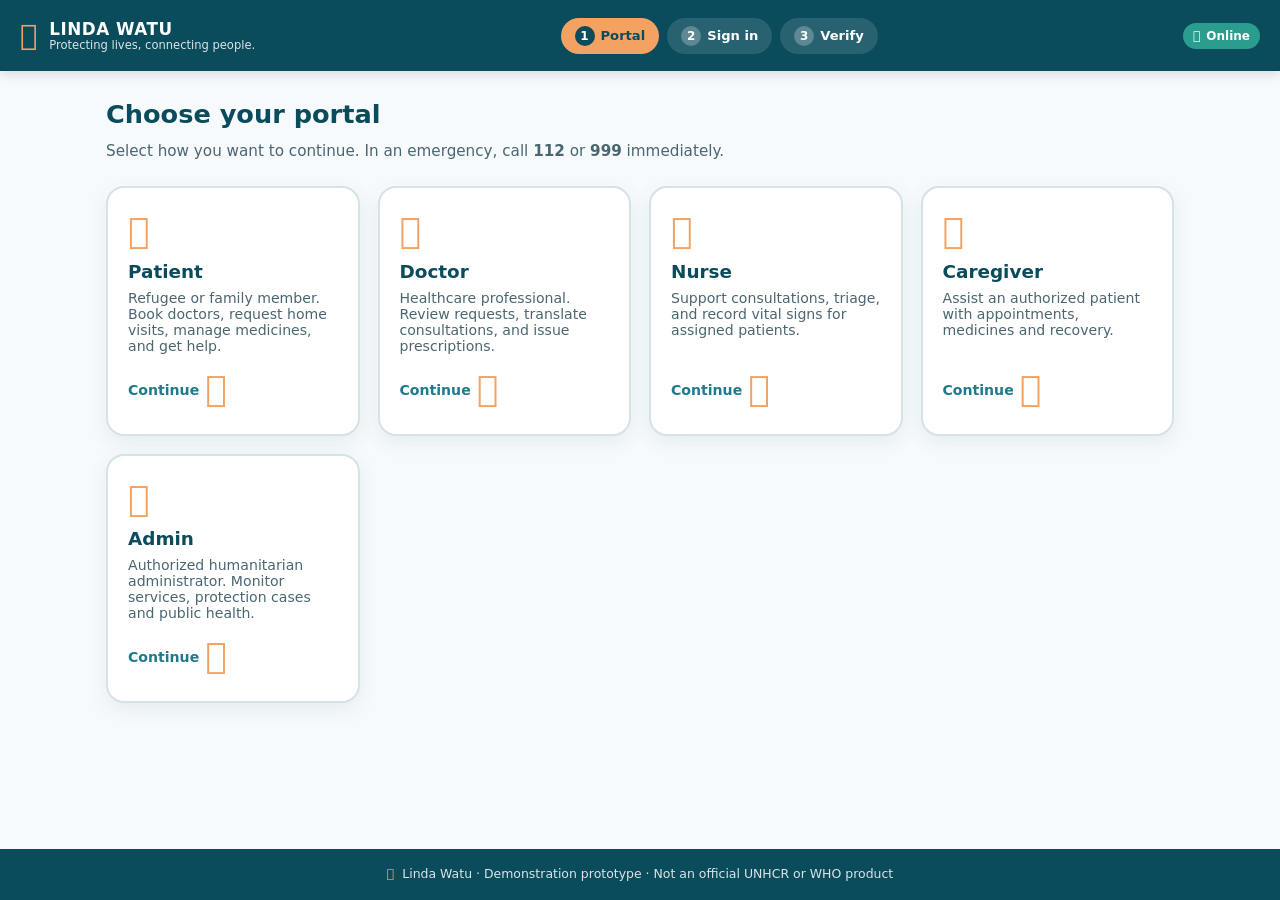
<file: index.html>
<!DOCTYPE html>
<html lang="en">
<head>
  <meta charset="UTF-8" />
  <meta name="viewport" content="width=device-width, initial-scale=1.0, viewport-fit=cover" />
  <meta name="theme-color" content="#0a4b5c" />
  <meta name="description" content="Linda Watu — Humanitarian healthcare platform for refugees." />
  <title>Linda Watu · Humanitarian Healthcare Platform</title>
  <link rel="stylesheet" href="styles.css" />
  <link rel="stylesheet" href="https://cdnjs.cloudflare.com/ajax/libs/font-awesome/6.5.1/css/all.min.css" />
</head>
<body>

  <!-- ================= TOP BAR ================= -->
  <header class="topbar" role="banner">
    <a href="#portal" class="brand" aria-label="Linda Watu home">
      <span class="brand-icon"><i class="fas fa-shield-heart"></i></span>
      <span class="brand-text">
        <strong>LINDA WATU</strong>
        <small>Protecting lives, connecting people.</small>
      </span>
    </a>
    <nav class="topnav" aria-label="Primary">
      <button class="nav-step active" data-step="portal" type="button"><span>1</span> Portal</button>
      <button class="nav-step" data-step="signin" type="button"><span>2</span> Sign in</button>
      <button class="nav-step" data-step="verify" type="button"><span>3</span> Verify</button>
    </nav>
    <span class="offline-badge" id="offline-badge" title="Offline mode">
      <i class="fas fa-wifi"></i> Online
    </span>
  </header>

  <main class="app" id="app">

    <!-- ================= STEP 1 · PORTAL ================= -->
    <section class="step active" id="step-portal" aria-labelledby="portal-title">
      <h1 id="portal-title" class="step-title">Choose your portal</h1>
      <p class="step-sub">Select how you want to continue. In an emergency, call <strong>112</strong> or <strong>999</strong> immediately.</p>

      <div class="portal-grid">
        <button class="portal-card" data-portal="patient" type="button">
          <i class="fas fa-user-injured"></i>
          <h2>Patient</h2>
          <p>Refugee or family member. Book doctors, request home visits, manage medicines, and get help.</p>
          <span class="portal-cta">Continue <i class="fas fa-arrow-right"></i></span>
        </button>

        <button class="portal-card" data-portal="doctor" type="button">
          <i class="fas fa-user-md"></i>
          <h2>Doctor</h2>
          <p>Healthcare professional. Review requests, translate consultations, and issue prescriptions.</p>
          <span class="portal-cta">Continue <i class="fas fa-arrow-right"></i></span>
        </button>

        <button class="portal-card" data-portal="nurse" type="button">
          <i class="fas fa-user-nurse"></i>
          <h2>Nurse</h2>
          <p>Support consultations, triage, and record vital signs for assigned patients.</p>
          <span class="portal-cta">Continue <i class="fas fa-arrow-right"></i></span>
        </button>

        <button class="portal-card" data-portal="caregiver" type="button">
          <i class="fas fa-people-roof"></i>
          <h2>Caregiver</h2>
          <p>Assist an authorized patient with appointments, medicines and recovery.</p>
          <span class="portal-cta">Continue <i class="fas fa-arrow-right"></i></span>
        </button>

        <button class="portal-card" data-portal="admin" type="button">
          <i class="fas fa-user-shield"></i>
          <h2>Admin</h2>
          <p>Authorized humanitarian administrator. Monitor services, protection cases and public health.</p>
          <span class="portal-cta">Continue <i class="fas fa-arrow-right"></i></span>
        </button>
      </div>
    </section>

    <!-- ================= STEP 2 · SIGN IN ================= -->
    <section class="step" id="step-signin" aria-labelledby="signin-title">
      <h1 id="signin-title" class="step-title">Sign in</h1>
      <p class="step-sub" id="signin-sub">Signing in to the <strong id="signin-portal-label">Patient</strong> portal.</p>

      <form id="signin-form" class="signin-form" autocomplete="on" novalidate>
        <div class="field">
          <label for="email">Email</label>
          <input type="email" id="email" name="email" placeholder="you@example.com" required autocomplete="email" />
          <small class="field-error" id="email-error" role="alert"></small>
        </div>

        <div class="field">
          <label for="password">Password</label>
          <div class="password-wrap">
            <input type="password" id="password" name="password" placeholder="••••••••" required autocomplete="current-password" />
            <button type="button" class="toggle-pass" id="toggle-pass" aria-label="Show password">
              <i class="fas fa-eye"></i>
            </button>
          </div>
          <small class="field-error" id="password-error" role="alert"></small>
        </div>

        <button type="submit" class="btn primary" id="signin-btn">
          <i class="fas fa-sign-in-alt"></i> Sign in
        </button>

        <div class="demo-logins" aria-label="Demo credentials">
          <p><strong>Demo logins</strong></p>
          <p><strong>Patient:</strong> patient@lindawatu.demo / Patient@123</p>
          <p><strong>Doctor:</strong> doctor@lindawatu.demo / Doctor@123</p>
          <p><strong>Nurse:</strong> nurse@lindawatu.demo / Nurse@123</p>
          <p><strong>Caregiver:</strong> caregiver@lindawatu.demo / Caregiver@123</p>
          <p><strong>Admin:</strong> admin@lindawatu.demo / Admin@123</p>
        </div>

        <p class="disclaimer">
          Demonstration prototype with synthetic data only. Not an official UNHCR or WHO product.
          In an emergency call <strong>112</strong> or <strong>999</strong>.
        </p>
      </form>

      <button class="btn ghost back-btn" data-step="portal" type="button">
        <i class="fas fa-arrow-left"></i> Back
      </button>
    </section>

    <!-- ================= STEP 3 · VERIFY ================= -->
    <section class="step" id="step-verify" aria-labelledby="verify-title">
      <h1 id="verify-title" class="step-title">Verify</h1>
      <p class="step-sub">Confirm your identity to continue. Registration checks never delay emergency care.</p>

      <div class="verify-card">
        <i class="fas fa-fingerprint verify-icon"></i>
        <p id="verify-message">Please wait…</p>
        <div class="verify-progress"><div class="verify-bar" id="verify-bar"></div></div>
        <button class="btn primary" id="verify-continue-btn" type="button" disabled>
          <i class="fas fa-check"></i> Continue to dashboard
        </button>
      </div>
    </section>

    <!-- ================= PATIENT DASHBOARD ================= -->
    <section class="dashboard" id="patient-dashboard" aria-hidden="true">
      <div class="dash-header">
        <div class="dash-user">
          <i class="fas fa-user-circle"></i>
          <div>
            <strong id="patient-name">James Bol (Ref-2026-001)</strong>
            <span class="badge success" id="patient-status">Verified</span>
          </div>
        </div>
        <button class="btn ghost small" data-logout="patient" type="button">
          <i class="fas fa-sign-out-alt"></i> Logout
        </button>
      </div>

      <p class="dash-greeting"><i class="fas fa-hand-sparkles"></i> How can we help?</p>

      <!-- REGISTRATION STATUS -->
      <div class="card" id="patient-registration-status">
        <h3><i class="fas fa-id-card"></i> Registration status</h3>
        <div class="status-row">
          <span class="status-chip verified">✅ Verified</span>
          <span class="status-chip pending">⏳ Pending verification</span>
          <span class="status-chip required">⚠️ Verification required</span>
          <span class="status-chip rejected">❌ Rejected</span>
        </div>
        <p class="warning"><i class="fas fa-info-circle"></i> Identity verification never delays emergency medical assistance.</p>
      </div>

      <!-- MY PROFILE -->
      <div class="card" id="patient-profile">
        <h3><i class="fas fa-address-card"></i> My profile</h3>
        <form id="profile-form" class="stack">
          <div class="row">
            <div class="field"><label for="p-name">Full name</label><input id="p-name" value="James Bol" /></div>
            <div class="field"><label for="p-dob">Date of birth</label><input type="date" id="p-dob" value="1990-05-12" /></div>
          </div>
          <div class="row">
            <div class="field"><label for="p-gender">Gender</label><select id="p-gender"><option>Male</option><option>Female</option><option>Other</option></select></div>
            <div class="field"><label for="p-nationality">Nationality</label><input id="p-nationality" value="South Sudanese" /></div>
          </div>
          <div class="row">
            <div class="field"><label for="p-camp">Camp / settlement</label><input id="p-camp" value="Kakuma" /></div>
            <div class="field"><label for="p-block">Block / zone</label><input id="p-block" value="Block 4 · Zone B" /></div>
          </div>
          <div class="row">
            <div class="field"><label for="p-household">Household</label><input id="p-household" value="5 members" /></div>
            <div class="field"><label for="p-phone">Telephone</label><input id="p-phone" value="Number" /></div>
          </div>
          <div class="field"><label for="p-emergency-contact">Emergency contact</label><input id="p-emergency-contact" value="Mary Bol · +254 711 111 111" /></div>
          <div class="field"><label for="p-lang">Preferred language</label>
            <select id="p-lang">
              <option>Arabic</option><option>Kiswahili</option><option>English</option>
              <option>Somali</option><option>Turkana</option><option>Nuer</option>
              <option>Dinka</option><option>Amharic</option><option>French</option>
            </select>
          </div>
          <div class="field"><label for="p-accessibility">Accessibility requirements</label><input id="p-accessibility" placeholder="e.g. wheelchair, hearing support" /></div>
          <div class="field"><label for="p-conditions">Existing medical conditions</label><textarea id="p-conditions" rows="2">Hypertension</textarea></div>
          <div class="field"><label for="p-allergies">Allergies</label><textarea id="p-allergies" rows="2">Penicillin</textarea></div>
          <div class="field"><label for="p-medication">Current medication</label><textarea id="p-medication" rows="2">Amlodipine 5 mg daily</textarea></div>
          <button class="btn primary" type="submit"><i class="fas fa-save"></i> Save profile</button>
        </form>
      </div>

      <!-- MY CARETAKER -->
      <div class="card" id="patient-caretaker">
        <h3><i class="fas fa-people-roof"></i> My caretaker</h3>
        <form id="caretaker-form" class="stack">
          <div class="row">
            <div class="field"><label for="c-name">Caretaker name</label><input id="c-name" value="Mary Nyakuoth" /></div>
            <div class="field"><label for="c-id">Caretaker ID</label><input id="c-id" value="CG-2026-0091" /></div>
          </div>
          <div class="row">
            <div class="field"><label for="c-phone">Caretaker phone</label><input id="c-phone" value="+254 759399773" /></div>
            <div class="field"><label for="c-gender">Caretaker gender</label><select id="c-gender"><option>Female</option><option>Male</option><option>Other</option></select></div>
          </div>
          <div class="field"><label for="c-relationship">Relationship with patient</label><input id="c-relationship" value="Spouse" /></div>
          <button class="btn primary" type="submit"><i class="fas fa-save"></i> Save caretaker</button>
        </form>
      </div>

      <!-- BOOK A DOCTOR -->
      <div class="card" id="patient-book">
        <h3><i class="fas fa-calendar-check"></i> Book a doctor or home visit</h3>
        <form id="book-form" class="stack">
          <div class="field"><label for="book-type">Visit type</label>
            <select id="book-type"><option value="clinic">Clinic consultation</option><option value="home">Home visit</option></select>
          </div>
          <div class="field"><label for="book-dept">Department</label>
            <select id="book-dept">
              <option>General medicine</option><option>Maternal health</option><option>Child health</option>
              <option>Mental health</option><option>Dermatology</option>
            </select>
          </div>
          <div class="row">
            <div class="field"><label for="book-date">Date</label><input type="date" id="book-date" required /></div>
            <div class="field"><label for="book-time">Time</label><input type="time" id="book-time" required /></div>
          </div>
          <div class="field"><label for="book-reason">What is the problem?</label>
            <textarea id="book-reason" rows="3" placeholder="Describe your symptoms…" required></textarea>
          </div>
          <button class="btn primary" type="submit"><i class="fas fa-paper-plane"></i> Send request</button>
        </form>
        <div class="list" id="book-list"><h4>My requests</h4><ul></ul></div>
      </div>

      <!-- TALK TO A DOCTOR (with voice translation) -->
      <div class="card" id="patient-talk">
        <h3><i class="fas fa-comment-medical"></i> Talk to a doctor</h3>
        <div class="row">
          <div class="field"><label for="talk-lang">My language</label>
            <select id="talk-lang">
              <option>Arabic</option><option>Kiswahili</option><option>English</option>
              <option>Somali</option><option>Turkana</option><option>Nuer</option>
              <option>Dinka</option><option>Amharic</option><option>French</option>
            </select>
          </div>
          <div class="field"><label for="talk-target">Doctor's language</label>
            <select id="talk-target">
              <option>English</option><option>Kiswahili</option><option>Arabic</option><option>French</option>
            </select>
          </div>
        </div>
        <div class="chat" id="chat-window" aria-live="polite">
          <div class="msg doctor"><span>Doctor (English):</span> Hello James, how are you feeling today?</div>
          <div class="msg patient"><span>You (Arabic):</span> أشعر بألم في الصدر</div>
          <div class="msg ai"><span><i class="fas fa-robot"></i> AI translation:</span> "I feel pain in my chest."</div>
        </div>
        <div class="chat-input">
          <input type="text" id="chat-input" placeholder="Type your message…" />
          <button class="btn primary" id="mic-btn" type="button" title="Voice input (demo)"><i class="fas fa-microphone"></i></button>
          <button class="btn primary" id="speaker-btn" type="button" title="Play translation (demo)"><i class="fas fa-volume-high"></i></button>
          <button class="btn primary" id="chat-send" type="button"><i class="fas fa-paper-plane"></i></button>
        </div>
        <p class="warning"><i class="fas fa-triangle-exclamation"></i> AI translation can be wrong. For serious advice, ask for a human interpreter.</p>
        <p class="hint"><i class="fas fa-info-circle"></i> Voice input simulated: type your message, then click the microphone to simulate mother-tongue speech → translated to doctor's language.</p>
      </div>

      <!-- MY MEDICINES -->
      <div class="card" id="patient-meds">
        <h3><i class="fas fa-prescription"></i> My medicines</h3>
        <ul class="med-list" id="med-list">
          <li>
            <div><strong>Amoxicillin</strong> · 500 mg · 3× daily</div>
            <div class="med-actions">
              <button class="btn small success" data-med="taken" type="button">I have taken my medicine</button>
              <button class="btn small ghost" data-med="later" type="button">Remind me later</button>
              <button class="btn small danger" data-med="missed" type="button">I missed my medicine</button>
            </div>
          </li>
        </ul>
        <h4>History</h4>
        <ul class="history" id="med-history"></ul>
      </div>

      <!-- VISITOR MANAGEMENT -->
      <div class="card" id="patient-visitors">
        <h3><i class="fas fa-users"></i> Visitor management</h3>
        <form id="visitor-form" class="stack">
          <div class="row">
            <div class="field"><label for="v-name">Visitor full name</label><input id="v-name" required /></div>
            <div class="field"><label for="v-id">Identification</label><input id="v-id" placeholder="ID number (where required)" /></div>
          </div>
          <div class="row">
            <div class="field"><label for="v-phone">Telephone</label><input id="v-phone" required /></div>
            <div class="field"><label for="v-relationship">Relationship</label><input id="v-relationship" placeholder="e.g. Brother" required /></div>
          </div>
          <div class="row">
            <div class="field"><label for="v-date">Visit date</label><input type="date" id="v-date" required /></div>
            <div class="field"><label for="v-time">Preferred time</label><input type="time" id="v-time" required /></div>
          </div>
          <div class="field"><label for="v-reason">Reason for visit</label><input id="v-reason" /></div>
          <button class="btn primary" type="submit"><i class="fas fa-id-badge"></i> Register visitor</button>
        </form>
        <h4>Visitor passes</h4>
        <ul class="visitor-list" id="visitor-list"></ul>
        <p class="hint"><i class="fas fa-clock"></i> Visiting hours: 08:00–18:00. Exceptions for emergencies and compassionate circumstances.</p>
      </div>

      <!-- REPORT MISCONDUCT + UNHCR escalation -->
      <div class="card" id="patient-report">
        <h3><i class="fas fa-exclamation-triangle"></i> Report healthcare misconduct or unauthorized payment</h3>
        <form id="report-form" class="stack">
          <div class="field"><label for="report-what">What happened?</label>
            <select id="report-what">
              <option>Demand for money for a free service</option>
              <option>Denied treatment unfairly</option>
              <option>Discrimination</option>
              <option>Harassment</option>
              <option>Negligence or abuse</option>
              <option>Other</option>
            </select>
          </div>
          <div class="field"><label for="report-facility">Facility or place</label>
            <input type="text" id="report-facility" placeholder="e.g. Kakuma Main Hospital" />
          </div>
          <div class="field"><label for="report-details">Details</label>
            <textarea id="report-details" rows="3" placeholder="Describe what happened…" required></textarea>
          </div>
          <label class="checkbox"><input type="checkbox" id="report-anon" /> Report anonymously</label>
          <p class="warning"><i class="fas fa-lock"></i> We protect your identity, but we cannot promise absolute anonymity.</p>
          <button class="btn primary" type="submit"><i class="fas fa-shield-halved"></i> Submit report</button>
        </form>

        <div class="unhcr-escalate">
          <h4><i class="fas fa-building-shield"></i> Escalate directly to UNHCR</h4>
          <p>If a hospital demands money for a free service, you can escalate this case to UNHCR authorities.</p>
          <div class="unhcr-actions">
            <a class="btn small danger" href="tel:+254207624000"><i class="fas fa-phone"></i> Call UNHCR Kenya</a>
            <a class="btn small danger" href="mailto:kenyaka@unhcr.org"><i class="fas fa-envelope"></i> Email UNHCR</a>
            <button class="btn small danger" id="unhcr-copy" type="button"><i class="fas fa-copy"></i> Copy case reference</button>
          </div>
        </div>

        <div class="list" id="case-list"><h4>My cases</h4><ul></ul></div>
      </div>

      <!-- EMERGENCY -->
      <div class="card danger-card" id="patient-emergency">
        <h3><i class="fas fa-ambulance"></i> Emergency help</h3>
        <p>If you are in danger, call <strong>112</strong> or <strong>999</strong> now. This app does not replace emergency services.</p>
        <div class="checkbox-grid">
          <label><input type="checkbox" class="emergency-sign" /> Difficulty breathing</label>
          <label><input type="checkbox" class="emergency-sign" /> Heavy bleeding</label>
          <label><input type="checkbox" class="emergency-sign" /> Unconscious or fitting</label>
          <label><input type="checkbox" class="emergency-sign" /> Pregnancy emergency</label>
        </div>
        <div class="field">
          <label for="emergency-desc">Describe what is happening</label>
          <textarea id="emergency-desc" rows="2"></textarea>
        </div>
        <button class="btn danger" id="emergency-send" type="button">
          <i class="fas fa-bell"></i> Activate emergency response
        </button>
      </div>

      <!-- MATERNAL & CHILD HEALTH -->
      <div class="card" id="patient-maternal">
        <h3><i class="fas fa-baby"></i> Maternal & child health</h3>
        <div class="row">
          <div class="field"><label for="mat-edd">Expected delivery date</label><input type="date" id="mat-edd" /></div>
          <div class="field"><label for="mat-week">Week</label><input type="number" id="mat-week" min="1" max="42" value="24" /></div>
        </div>
        <ul class="simple-list">
          <li><i class="fas fa-calendar-check"></i> Antenatal appointment reminders</li>
          <li><i class="fas fa-syringe"></i> Child vaccination reminders</li>
          <li><i class="fas fa-chart-line"></i> Child growth monitoring</li>
          <li><i class="fas fa-triangle-exclamation"></i> Emergency pregnancy warning signs</li>
          <li><i class="fas fa-hospital"></i> Referral to qualified maternity services</li>
        </ul>
        <button class="btn primary" type="button" id="mat-save"><i class="fas fa-save"></i> Save pregnancy record</button>
      </div>

      <!-- MENTAL HEALTH -->
      <div class="card" id="patient-mental">
        <h3><i class="fas fa-brain"></i> Mental health & psychosocial support</h3>
        <p>Confidential, culturally sensitive support available in your language.</p>
        <ul class="simple-list">
          <li><i class="fas fa-comment-dots"></i> Request a mental health consultation</li>
          <li><i class="fas fa-user-doctor"></i> Speak to a trained counsellor</li>
          <li><i class="fas fa-heart"></i> Stress management education</li>
          <li><i class="fas fa-hands-holding-circle"></i> Trauma-informed support resources</li>
          <li><i class="fas fa-arrow-up-right-dots"></i> Crisis escalation pathways</li>
        </ul>
        <button class="btn primary" type="button" id="mental-request"><i class="fas fa-hand-holding-heart"></i> Request support</button>
      </div>

      <!-- HEALTH EDUCATION -->
      <div class="card" id="patient-education">
        <h3><i class="fas fa-book-open"></i> Health education centre</h3>
        <div class="field"><label for="edu-lang">Language</label>
          <select id="edu-lang">
            <option>English</option><option>Kiswahili</option><option>Arabic</option>
            <option>Somali</option><option>Turkana</option><option>Nuer</option><option>Dinka</option>
          </select>
        </div>
        <div class="grid-buttons education-grid">
          <button class="grid-btn" data-edu="Maternal health" type="button"><i class="fas fa-baby"></i> Maternal health</button>
          <button class="grid-btn" data-edu="Child healthcare" type="button"><i class="fas fa-child"></i> Child healthcare</button>
          <button class="grid-btn" data-edu="Nutrition" type="button"><i class="fas fa-apple-whole"></i> Nutrition</button>
          <button class="grid-btn" data-edu="Mental health" type="button"><i class="fas fa-brain"></i> Mental health</button>
          <button class="grid-btn" data-edu="Malaria prevention" type="button"><i class="fas fa-mosquito"></i> Malaria</button>
          <button class="grid-btn" data-edu="Cholera prevention" type="button"><i class="fas fa-droplet"></i> Cholera</button>
          <button class="grid-btn" data-edu="HIV education" type="button"><i class="fas fa-ribbon"></i> HIV</button>
          <button class="grid-btn" data-edu="Tuberculosis" type="button"><i class="fas fa-lungs"></i> TB</button>
          <button class="grid-btn" data-edu="Vaccination" type="button"><i class="fas fa-syringe"></i> Vaccination</button>
          <button class="grid-btn" data-edu="Reproductive health" type="button"><i class="fas fa-venus-mars"></i> Reproductive</button>
          <button class="grid-btn" data-edu="Hygiene & sanitation" type="button"><i class="fas fa-hands-bubbles"></i> Hygiene</button>
          <button class="grid-btn" data-edu="Medication safety" type="button"><i class="fas fa-pills"></i> Medication safety</button>
        </div>
        <div class="list" id="edu-list"><h4>Recently viewed</h4><ul></ul></div>
      </div>

      <!-- DISCHARGE POLICY -->
      <div class="card" id="patient-discharge">
        <h3><i class="fas fa-notes-medical"></i> Patient discharge policy</h3>
        <ul class="simple-list">
          <li><i class="fas fa-check"></i> Discharge only after clinical stabilization and doctor approval.</li>
          <li><i class="fas fa-file-medical"></i> Written discharge summary issued to the patient or caretaker.</li>
          <li><i class="fas fa-pills"></i> Medication and follow-up instructions explained in the patient's language.</li>
          <li><i class="fas fa-phone"></i> Follow-up contact scheduled and confirmed.</li>
          <li><i class="fas fa-shield-heart"></i> Referral or transport arranged if required.</li>
        </ul>
      </div>
    </section>

    <!-- ================= DOCTOR DASHBOARD ================= -->
    <section class="dashboard" id="doctor-dashboard" aria-hidden="true">
      <div class="dash-header">
        <div class="dash-user">
          <i class="fas fa-user-md"></i>
          <div>
            <strong>Dr. James (DOC-001)</strong>
            <span class="badge success">Online</span>
          </div>
        </div>
        <button class="btn ghost small" data-logout="doctor" type="button">
          <i class="fas fa-sign-out-alt"></i> Logout
        </button>
      </div>

      <!-- REQUESTS -->
      <div class="card" id="doctor-requests">
        <h3><i class="fas fa-inbox"></i> Appointment and home visit requests</h3>
        <ul class="request-list" id="request-list">
          <li>
            <div><strong>James Bol (Ref-2026-001)</strong> · Home visit · 2 days ago</div>
            <div class="req-actions">
              <button class="btn small success" type="button" data-req="accept">Accept</button>
              <button class="btn small danger" type="button" data-req="reject">Reject</button>
              <button class="btn small ghost" type="button" data-req="info">Request info</button>
            </div>
          </li>
        </ul>
      </div>

      <!-- MESSAGES + TRANSLATION -->
      <div class="card" id="doctor-messages">
        <h3><i class="fas fa-comments"></i> Patient messages</h3>
        <div class="row">
          <div class="field"><label for="doctor-lang">Show messages in</label>
            <select id="doctor-lang">
              <option>English</option><option>Kiswahili</option><option>Arabic</option>
              <option>Somali</option><option>Turkana</option><option>Nuer</option>
              <option>Dinka</option><option>Amharic</option><option>French</option><option>Other</option>
            </select>
          </div>
          <div class="field"><label for="doctor-target">Translate to</label>
            <select id="doctor-target">
              <option>English</option><option>Kiswahili</option><option>Arabic</option><option>French</option>
            </select>
          </div>
        </div>
        <div class="chat" id="doctor-chat">
          <div class="msg patient"><span>Patient (Arabic):</span> أشعر بألم في الصدر</div>
          <div class="msg ai"><span><i class="fas fa-robot"></i> Translation (English):</span> "I feel pain in my chest."</div>
        </div>
        <div class="chat-input">
          <input type="text" id="doctor-chat-input" placeholder="Reply in English…" />
          <button class="btn primary" id="doctor-mic-btn" type="button" title="Voice input (demo)"><i class="fas fa-microphone"></i></button>
          <button class="btn primary" id="doctor-speaker-btn" type="button" title="Play translation (demo)"><i class="fas fa-volume-high"></i></button>
          <button class="btn primary" id="doctor-chat-send" type="button"><i class="fas fa-paper-plane"></i></button>
        </div>
        <div class="translate-bar">
          <button class="btn small" data-translate="English" type="button">English</button>
          <button class="btn small" data-translate="Kiswahili" type="button">Kiswahili</button>
          <button class="btn small" data-translate="Arabic" type="button">Arabic</button>
          <button class="btn small" data-translate="Somali" type="button">Somali</button>
          <button class="btn small" data-translate="Turkana" type="button">Turkana</button>
          <button class="btn small" data-translate="Nuer" type="button">Nuer</button>
          <button class="btn small" data-translate="Dinka" type="button">Dinka</button>
          <button class="btn small" data-translate="Other" type="button">Other</button>
        </div>
        <p class="warning"><i class="fas fa-triangle-exclamation"></i> Translations are a demo aid. Do not rely on them for high-risk decisions. Ask the patient to confirm critical instructions.</p>
      </div>

      <!-- CLINICAL ACTIONS -->
      <div class="card" id="doctor-clinical">
        <h3><i class="fas fa-stethoscope"></i> Clinical actions</h3>
        <div class="grid-buttons">
          <button class="grid-btn" data-clinical="Review symptoms" type="button"><i class="fas fa-notes-medical"></i> Review symptoms</button>
          <button class="grid-btn" data-clinical="Review medical history" type="button"><i class="fas fa-file-medical"></i> Medical history</button>
          <button class="grid-btn" data-clinical="Request lab investigation" type="button"><i class="fas fa-flask"></i> Request lab</button>
          <button class="grid-btn" data-clinical="Refer to hospital" type="button"><i class="fas fa-ambulance"></i> Refer to hospital</button>
          <button class="grid-btn" data-clinical="Schedule follow-up" type="button"><i class="fas fa-calendar-plus"></i> Schedule follow-up</button>
          <button class="grid-btn" data-clinical="Recommend in-person exam" type="button"><i class="fas fa-user-doctor"></i> In-person exam</button>
          <button class="grid-btn" data-clinical="Monitor progress" type="button"><i class="fas fa-chart-line"></i> Monitor progress</button>
          <button class="grid-btn" data-clinical="Request more information" type="button"><i class="fas fa-circle-question"></i> Request info</button>
        </div>
        <div class="list" id="clinical-log"><h4>Action log</h4><ul></ul></div>
      </div>

      <!-- PRESCRIPTION -->
      <div class="card" id="doctor-prescribe">
        <h3><i class="fas fa-prescription-bottle-medical"></i> Write a prescription</h3>
        <form id="prescription-form" class="stack">
          <div class="field"><label for="rx-medicine">Medicine</label>
            <input type="text" id="rx-medicine" required placeholder="e.g. Amoxicillin" />
          </div>
          <div class="row">
            <div class="field"><label for="rx-dosage">Dosage</label>
              <input type="text" id="rx-dosage" required placeholder="e.g. 500 mg" /></div>
            <div class="field"><label for="rx-frequency">Frequency</label>
              <select id="rx-frequency">
                <option>1× daily</option><option>2× daily</option>
                <option>3× daily</option><option>4× daily</option>
              </select>
            </div>
          </div>
          <div class="row">
            <div class="field"><label for="rx-quantity">Quantity (tablets)</label>
              <input type="number" id="rx-quantity" min="1" value="15" /></div>
            <div class="field"><label for="rx-first">First dose time</label>
              <input type="time" id="rx-first" required /></div>
          </div>
          <div class="row">
            <div class="field"><label for="rx-duration">Duration (days)</label>
              <input type="number" id="rx-duration" min="1" max="90" value="5" required /></div>
            <div class="field"><label for="rx-doctor">Prescribing doctor</label>
              <input type="text" id="rx-doctor" value="Dr. James (DOC-001)" readonly /></div>
          </div>
          <div class="field"><label for="rx-notes">Special instructions</label>
            <textarea id="rx-notes" rows="2"></textarea>
          </div>
          <button class="btn primary" type="submit"><i class="fas fa-prescription"></i> Issue prescription</button>
        </form>
        <div class="list" id="rx-issued"><h4>Issued</h4><ul></ul></div>
      </div>

      <!-- OUTBREAK MONITOR -->
      <div class="card" id="doctor-outbreak">
        <h3><i class="fas fa-virus"></i> Disease outbreak monitoring</h3>
        <p class="hint"><i class="fas fa-info-circle"></i> Anonymized & aggregated data. Authorized public health professionals must verify outbreaks before any official declaration.</p>
        <ul class="outbreak-list">
          <li><span>Cholera</span><strong>12</strong><span class="trend up">▲ +4</span></li>
          <li><span>Malaria</span><strong>38</strong><span class="trend up">▲ +9</span></li>
          <li><span>Measles</span><strong>3</strong><span class="trend down">▼ −1</span></li>
          <li><span>Tuberculosis</span><strong>7</strong><span class="trend flat">→ 0</span></li>
          <li><span>Respiratory infections</span><strong>21</strong><span class="trend up">▲ +3</span></li>
          <li><span>Diarrhoeal diseases</span><strong>15</strong><span class="trend up">▲ +2</span></li>
        </ul>
        <button class="btn primary" type="button" id="outbreak-alert-btn">
          <i class="fas fa-bullhorn"></i> Flag unusual increase for review
        </button>
      </div>

      <!-- EMERGENCY ALERTS -->
      <div class="card danger-card" id="doctor-emergency">
        <h3><i class="fas fa-bell"></i> Emergency alerts</h3>
        <ul class="request-list" id="alert-list">
          <li><div><strong>EMG-2024-001</strong> · Difficulty breathing · Kakuma Block 4</div>
            <button class="btn small danger" type="button">Acknowledge</button></li>
        </ul>
      </div>
    </section>

    <!-- ================= ADMIN DASHBOARD ================= -->
    <section class="dashboard" id="admin-dashboard" aria-hidden="true">
      <div class="dash-header">
        <div class="dash-user">
          <i class="fas fa-user-shield"></i>
          <div>
            <strong>Admin (ADM-001)</strong>
            <span class="badge success">Authorized</span>
          </div>
        </div>
        <button class="btn ghost small" data-logout="admin" type="button">
          <i class="fas fa-sign-out-alt"></i> Logout
        </button>
      </div>

      <div class="grid-buttons">
        <button class="grid-btn" type="button"><i class="fas fa-users"></i> Registered patients · 1,284</button>
        <button class="grid-btn" type="button"><i class="fas fa-user-check"></i> Verified refugees · 1,102</button>
        <button class="grid-btn" type="button"><i class="fas fa-clock"></i> Pending registrations · 47</button>
        <button class="grid-btn" type="button"><i class="fas fa-stethoscope"></i> Consultations · 3,921</button>
        <button class="grid-btn" type="button"><i class="fas fa-prescription"></i> Active prescriptions · 512</button>
        <button class="grid-btn" type="button"><i class="fas fa-triangle-exclamation"></i> Misconduct reports · 9</button>
        <button class="grid-btn" type="button"><i class="fas fa-virus"></i> Outbreak alerts · 2</button>
        <button class="grid-btn" type="button"><i class="fas fa-hand-holding-dollar"></i> Funding records · 14</button>
      </div>
      <p class="warning"><i class="fas fa-lock"></i> Role-based access: confidential patient records are restricted to authorized medical staff only.</p>
    </section>

    <!-- ================= NURSE / CAREGIVER PLACEHOLDER ================= -->
    <section class="dashboard" id="nurse-dashboard" aria-hidden="true">
      <div class="dash-header">
        <div class="dash-user">
          <i class="fas fa-user-nurse"></i>
          <div>
            <strong>Nurse (NRS-001)</strong>
            <span class="badge success">On duty</span>
          </div>
        </div>
        <button class="btn ghost small" data-logout="nurse" type="button">
          <i class="fas fa-sign-out-alt"></i> Logout
        </button>
      </div>
      <div class="card">
        <h3><i class="fas fa-heart-pulse"></i> Vitals & triage</h3>
        <p>Record vital signs for assigned patients and escalate to a doctor if needed.</p>
        <button class="btn primary" type="button" id="nurse-vitals"><i class="fas fa-plus"></i> Record vitals</button>
      </div>
    </section>

    <section class="dashboard" id="caregiver-dashboard" aria-hidden="true">
      <div class="dash-header">
        <div class="dash-user">
          <i class="fas fa-people-roof"></i>
          <div>
            <strong>Caregiver (CG-2026-0091)</strong>
            <span class="badge success">Linked</span>
          </div>
        </div>
        <button class="btn ghost small" data-logout="caregiver" type="button">
          <i class="fas fa-sign-out-alt"></i> Logout
        </button>
      </div>
      <div class="card">
        <h3><i class="fas fa-list-check"></i> Caregiver tasks</h3>
        <ul class="simple-list">
          <li><i class="fas fa-calendar-check"></i> Monitor patient appointments</li>
          <li><i class="fas fa-pills"></i> Receive medicine reminders</li>
          <li><i class="fas fa-house-medical"></i> Request home visits</li>
          <li><i class="fas fa-comment-medical"></i> Communicate with healthcare workers</li>
          <li><i class="fas fa-bell"></i> Receive emergency notifications</li>
        </ul>
      </div>
    </section>
  </main>

  <div class="toast" id="toast" role="status" aria-live="polite"></div>

  <footer class="footer">
    <i class="fas fa-shield-heart"></i> Linda Watu · Demonstration prototype · Not an official UNHCR or WHO product
  </footer>

  <script src="app.js"></script>
</body>
</html>
</file>
<file: styles.css>
/* ============================================================
   LINDA WATU · STYLES (full)
   ============================================================ */

*, *::before, *::after {
  margin: 0; padding: 0; box-sizing: border-box;
  font-family: 'Segoe UI', system-ui, -apple-system, Roboto, 'Helvetica Neue', sans-serif;
}

:root {
  --primary: #0a4b5c;
  --primary-light: #1f7a8c;
  --primary-soft: #e3f0f4;
  --accent: #f4a261;
  --danger: #c44536;
  --danger-soft: #fbe9e7;
  --success: #2a9d8f;
  --bg: #f6fafc;
  --card: #ffffff;
  --text: #1e2f3a;
  --text-soft: #4a6670;
  --border: #d5e3e8;
  --shadow: 0 6px 20px rgba(10, 75, 92, 0.08);
  --radius: 18px;
  --radius-sm: 12px;
  --transition: 0.15s ease;
}

body {
  background: var(--bg); color: var(--text); min-height: 100vh;
  display: flex; flex-direction: column; line-height: 1.5;
  -webkit-font-smoothing: antialiased;
}

/* ---------- TOP BAR ---------- */
.topbar {
  background: var(--primary); color: #fff;
  display: flex; align-items: center; justify-content: space-between;
  gap: 16px; padding: 14px 20px; flex-wrap: wrap;
  position: sticky; top: 0; z-index: 50;
  box-shadow: 0 2px 12px rgba(0,0,0,0.15);
}
.brand { display: flex; align-items: center; gap: 12px; color: #fff; text-decoration: none; }
.brand-icon { font-size: 1.8rem; color: var(--accent); }
.brand-text { display: flex; flex-direction: column; line-height: 1.2; }
.brand-text strong { font-size: 1.05rem; letter-spacing: 0.5px; }
.brand-text small { font-size: 0.72rem; opacity: 0.85; }
.topnav { display: flex; gap: 8px; flex-wrap: wrap; }
.nav-step {
  background: rgba(255,255,255,0.12); color: #fff; border: none;
  padding: 8px 14px; border-radius: 40px; font-size: 0.82rem;
  font-weight: 600; cursor: pointer; display: inline-flex; align-items: center; gap: 6px;
  transition: background var(--transition), transform var(--transition);
}
.nav-step span {
  background: rgba(255,255,255,0.25); width: 20px; height: 20px;
  border-radius: 50%; display: inline-flex; align-items: center;
  justify-content: center; font-size: 0.75rem;
}
.nav-step.active { background: var(--accent); color: var(--primary); }
.nav-step.active span { background: var(--primary); color: #fff; }
.nav-step:active { transform: scale(0.96); }

.offline-badge {
  font-size: 0.75rem; background: var(--success); color: #fff;
  padding: 4px 10px; border-radius: 40px; font-weight: 700;
  display: inline-flex; align-items: center; gap: 6px;
}
.offline-badge.offline { background: var(--danger); }

/* ---------- MAIN ---------- */
.app { flex: 1; width: 100%; max-width: 1100px; margin: 0 auto; padding: 24px 16px 48px; }
.step { display: none; animation: fadeIn 0.3s ease; }
.step.active { display: block; }
@keyframes fadeIn { from { opacity: 0; transform: translateY(6px); } to { opacity: 1; transform: translateY(0); } }

.step-title { font-size: 1.6rem; color: var(--primary); margin-bottom: 6px; }
.step-sub { color: var(--text-soft); font-size: 0.95rem; margin-bottom: 24px; max-width: 640px; }

/* ---------- PORTAL GRID ---------- */
.portal-grid { display: grid; grid-template-columns: repeat(auto-fit, minmax(240px, 1fr)); gap: 18px; margin-top: 16px; }
.portal-card {
  background: var(--card); border: 2px solid var(--border); border-radius: var(--radius);
  padding: 24px 20px; text-align: left; cursor: pointer;
  display: flex; flex-direction: column; gap: 8px;
  transition: transform var(--transition), box-shadow var(--transition), border-color var(--transition);
  box-shadow: var(--shadow); color: var(--text);
}
.portal-card:hover { border-color: var(--primary-light); transform: translateY(-3px); }
.portal-card:active { transform: scale(0.98); }
.portal-card i { font-size: 2.2rem; color: var(--accent); margin-bottom: 4px; }
.portal-card h2 { font-size: 1.15rem; color: var(--primary); }
.portal-card p { font-size: 0.88rem; color: var(--text-soft); flex: 1; }
.portal-cta { margin-top: 8px; font-weight: 700; color: var(--primary-light); display: inline-flex; align-items: center; gap: 6px; font-size: 0.88rem; }

/* ---------- FORM ---------- */
.signin-form { background: var(--card); border-radius: var(--radius); padding: 24px 20px; box-shadow: var(--shadow); display: flex; flex-direction: column; gap: 16px; max-width: 520px; }
.field { display: flex; flex-direction: column; gap: 6px; }
.field label { font-weight: 600; font-size: 0.88rem; color: var(--primary); }
.field input, .field select, .field textarea {
  padding: 12px 14px; border: 2px solid var(--border); border-radius: var(--radius-sm);
  font-size: 1rem; font-family: inherit; background: #fff; color: var(--text);
  transition: border-color var(--transition), box-shadow var(--transition); width: 100%;
}
.field input:focus, .field select:focus, .field textarea:focus { outline: none; border-color: var(--primary-light); box-shadow: 0 0 0 4px rgba(31, 122, 140, 0.15); }
.field input.invalid, .field textarea.invalid { border-color: var(--danger); box-shadow: 0 0 0 4px rgba(196, 69, 54, 0.12); }
.field-error { color: var(--danger); font-size: 0.78rem; min-height: 16px; }
.field-error:empty { display: none; }
.password-wrap { position: relative; }
.toggle-pass { position: absolute; right: 6px; top: 50%; transform: translateY(-50%); background: transparent; border: none; color: var(--text-soft); cursor: pointer; padding: 8px; border-radius: 50%; font-size: 1rem; }
.toggle-pass:hover { color: var(--primary); background: var(--primary-soft); }
.row { display: grid; grid-template-columns: 1fr 1fr; gap: 12px; }

/* ---------- BUTTONS ---------- */
.btn {
  display: inline-flex; align-items: center; justify-content: center; gap: 8px;
  background: var(--primary); color: #fff; border: none; border-radius: 40px;
  padding: 12px 20px; font-size: 0.95rem; font-weight: 600; cursor: pointer;
  transition: transform var(--transition), background var(--transition);
  min-height: 48px; box-shadow: 0 3px 8px rgba(10,75,92,0.2); font-family: inherit; text-decoration: none;
}
.btn:hover { filter: brightness(1.06); }
.btn:active { transform: scale(0.97); }
.btn:focus-visible { outline: 3px solid var(--accent); outline-offset: 2px; }
.btn.primary { background: var(--primary); }
.btn.success { background: var(--success); }
.btn.danger  { background: var(--danger); }
.btn.ghost   { background: transparent; color: var(--primary); border: 2px solid var(--border); box-shadow: none; }
.btn.ghost:hover { background: var(--primary-soft); }
.btn.small   { padding: 8px 14px; min-height: 38px; font-size: 0.82rem; }
.btn:disabled { opacity: 0.5; cursor: not-allowed; transform: none; }
.back-btn { margin-top: 18px; }

/* ---------- VERIFY ---------- */
.verify-card { background: var(--card); border-radius: var(--radius); padding: 32px 24px; box-shadow: var(--shadow); text-align: center; max-width: 420px; display: flex; flex-direction: column; gap: 16px; align-items: center; }
.verify-icon { font-size: 3rem; color: var(--primary-light); }
.verify-progress { width: 100%; height: 10px; background: var(--primary-soft); border-radius: 10px; overflow: hidden; }
.verify-bar { height: 100%; width: 0%; background: var(--primary); transition: width 0.4s ease; }

/* ---------- DASHBOARD ---------- */
.dashboard { display: none; flex-direction: column; gap: 18px; animation: fadeIn 0.35s ease; }
.dashboard.active { display: flex; }
.dash-header { display: flex; align-items: center; justify-content: space-between; flex-wrap: wrap; gap: 12px; background: var(--primary-soft); padding: 14px 18px; border-radius: var(--radius); }
.dash-user { display: flex; align-items: center; gap: 12px; }
.dash-user i { font-size: 2rem; color: var(--primary); }
.dash-user > div { display: flex; flex-direction: column; gap: 2px; }
.dash-user strong { color: var(--primary); font-size: 1rem; }
.badge { display: inline-block; font-size: 0.68rem; font-weight: 700; letter-spacing: 0.4px; padding: 3px 10px; border-radius: 30px; text-transform: uppercase; width: fit-content; }
.badge.success { background: var(--success); color: #fff; }
.dash-greeting { font-size: 1.15rem; font-weight: 700; color: var(--primary); display: flex; align-items: center; gap: 8px; }

/* ---------- CARDS ---------- */
.card { background: var(--card); border-radius: var(--radius); padding: 20px; box-shadow: var(--shadow); border: 1px solid var(--border); display: flex; flex-direction: column; gap: 14px; }
.card h3 { font-size: 1.05rem; color: var(--primary); display: flex; align-items: center; gap: 8px; }
.card h3 i { color: var(--accent); }
.card h4 { font-size: 0.9rem; color: var(--text-soft); margin-top: 6px; }
.stack { display: flex; flex-direction: column; gap: 12px; }

/* ---------- STATUS CHIPS ---------- */
.status-row { display: flex; flex-wrap: wrap; gap: 8px; }
.status-chip { font-size: 0.78rem; font-weight: 700; padding: 6px 12px; border-radius: 40px; background: #eef5f7; color: var(--text-soft); }
.status-chip.verified { background: var(--success); color: #fff; }
.status-chip.pending { background: #f4d58d; color: #5c4000; }
.status-chip.required { background: var(--accent); color: #442200; }
.status-chip.rejected { background: var(--danger); color: #fff; }

/* ---------- CHAT ---------- */
.chat { background: #f4f9fb; border-radius: var(--radius-sm); padding: 12px; display: flex; flex-direction: column; gap: 8px; max-height: 260px; overflow-y: auto; border: 1px solid var(--border); }
.msg { padding: 10px 14px; border-radius: 14px; font-size: 0.9rem; max-width: 90%; line-height: 1.4; }
.msg span { font-weight: 700; font-size: 0.78rem; display: block; margin-bottom: 2px; opacity: 0.85; }
.msg.doctor { background: #fff; border: 1px solid var(--border); align-self: flex-start; }
.msg.patient { background: var(--primary-soft); align-self: flex-end; }
.msg.ai { background: #fff7ef; border: 1px dashed var(--accent); align-self: flex-start; }
.chat-input { display: flex; gap: 8px; margin-top: 8px; flex-wrap: wrap; }
.chat-input input { flex: 1; min-width: 180px; padding: 12px 14px; border: 2px solid var(--border); border-radius: 40px; font-size: 0.95rem; font-family: inherit; }
.chat-input input:focus { outline: none; border-color: var(--primary-light); }
.chat-input .btn { padding: 12px; min-width: 48px; }
.translate-bar { display: flex; flex-wrap: wrap; gap: 8px; }

/* ---------- MEDICINES ---------- */
.med-list { list-style: none; display: flex; flex-direction: column; gap: 12px; }
.med-list li { background: #f4f9fb; border-radius: var(--radius-sm); padding: 12px; border: 1px solid var(--border); display: flex; flex-direction: column; gap: 8px; }
.med-actions { display: flex; flex-wrap: wrap; gap: 8px; }
.history { list-style: none; display: flex; flex-direction: column; gap: 6px; font-size: 0.85rem; color: var(--text-soft); }
.history li { padding: 6px 10px; background: #f4f9fb; border-radius: 8px; border-left: 3px solid var(--primary-light); }

/* ---------- LISTS ---------- */
.list ul, .request-list, .checkbox-grid, .visitor-list, .outbreak-list, .simple-list { list-style: none; }
.list ul { display: flex; flex-direction: column; gap: 8px; }
.list li { background: #f4f9fb; border-radius: var(--radius-sm); padding: 10px 12px; font-size: 0.88rem; border-left: 3px solid var(--primary-light); display: flex; flex-direction: column; gap: 6px; }
.request-list { display: flex; flex-direction: column; gap: 10px; }
.request-list li { background: #f4f9fb; border-radius: var(--radius-sm); padding: 12px; border: 1px solid var(--border); display: flex; flex-wrap: wrap; gap: 10px; align-items: center; justify-content: space-between; font-size: 0.9rem; }
.req-actions { display: flex; gap: 6px; flex-wrap: wrap; }

.visitor-list li { background: #f4f9fb; border-radius: var(--radius-sm); padding: 10px 12px; font-size: 0.88rem; border-left: 3px solid var(--accent); display: flex; justify-content: space-between; gap: 8px; align-items: center; margin-bottom: 6px; }

.outbreak-list li { display: grid; grid-template-columns: 1fr auto auto; align-items: center; gap: 12px; padding: 8px 0; border-bottom: 1px solid var(--border); font-size: 0.9rem; }
.outbreak-list strong { color: var(--primary); font-size: 1.1rem; }
.trend { font-weight: 700; font-size: 0.85rem; }
.trend.up { color: var(--danger); }
.trend.down { color: var(--success); }
.trend.flat { color: var(--text-soft); }

.simple-list li { padding: 8px 0; display: flex; align-items: center; gap: 10px; font-size: 0.9rem; border-bottom: 1px dashed var(--border); }
.simple-list li i { color: var(--accent); width: 22px; }

/* ---------- CHECKBOXES ---------- */
.checkbox, .checkbox-grid label { display: flex; align-items: center; gap: 8px; font-size: 0.9rem; color: var(--text); cursor: pointer; padding: 6px 0; }
.checkbox input, .checkbox-grid input { width: 18px; height: 18px; accent-color: var(--primary); }
.checkbox-grid { display: grid; grid-template-columns: 1fr 1fr; gap: 6px 12px; }

/* ---------- WARNINGS / HINTS ---------- */
.warning { font-size: 0.8rem; background: #fff7ef; border-left: 3px solid var(--accent); padding: 8px 12px; border-radius: 8px; color: #7a4a20; display: flex; gap: 8px; align-items: flex-start; line-height: 1.4; }
.warning i { margin-top: 2px; }
.hint { font-size: 0.8rem; color: var(--text-soft); display: flex; gap: 6px; align-items: flex-start; line-height: 1.4; }

/* ---------- DANGER ---------- */
.danger-card { border: 2px solid var(--danger); background: var(--danger-soft); }
.danger-card h3 { color: var(--danger); }
.danger-card h3 i { color: var(--danger); }

/* ---------- UNHCR ESCALATION ---------- */
.unhcr-escalate { background: #fff2f0; border: 1px solid #f0c2ba; border-radius: var(--radius-sm); padding: 14px; display: flex; flex-direction: column; gap: 10px; }
.unhcr-escalate h4 { display: flex; align-items: center; gap: 8px; color: var(--danger); }
.unhcr-actions { display: flex; gap: 8px; flex-wrap: wrap; }

/* ---------- DEMO LOGINS ---------- */
.demo-logins { background: var(--primary-soft); border-radius: var(--radius-sm); padding: 12px 16px; font-size: 0.82rem; color: var(--primary); line-height: 1.7; }
.demo-logins p { margin: 0; }
.demo-logins strong { color: var(--primary); }
.disclaimer { font-size: 0.78rem; color: var(--text-soft); text-align: center; line-height: 1.5; margin-top: 4px; }

/* ---------- TOAST ---------- */
.toast {
  position: fixed; bottom: 24px; left: 50%;
  transform: translateX(-50%) translateY(80px);
  background: var(--primary); color: #fff; padding: 14px 22px;
  border-radius: 40px; font-size: 0.9rem; font-weight: 600;
  box-shadow: 0 8px 24px rgba(0,0,0,0.2); opacity: 0;
  transition: transform 0.3s ease, opacity 0.3s ease;
  z-index: 1000; max-width: 90vw; text-align: center; pointer-events: none;
}
.toast.show { transform: translateX(-50%) translateY(0); opacity: 1; }
.toast.error { background: var(--danger); }

/* ---------- FOOTER ---------- */
.footer { background: var(--primary); color: rgba(255,255,255,0.85); text-align: center; padding: 16px; font-size: 0.78rem; display: flex; align-items: center; justify-content: center; gap: 8px; }
.footer i { color: var(--accent); }

/* ---------- RESPONSIVE ---------- */
@media (max-width: 720px) {
  .topbar { padding: 12px 14px; }
  .brand-text small { display: none; }
  .topnav { width: 100%; justify-content: space-between; }
  .nav-step { flex: 1; justify-content: center; padding: 8px 6px; font-size: 0.75rem; }
  .step-title { font-size: 1.35rem; }
  .card { padding: 16px; }
  .row { grid-template-columns: 1fr; }
  .checkbox-grid { grid-template-columns: 1fr; }
}
@media (max-width: 480px) {
  .app { padding: 16px 12px 40px; }
  .btn { padding: 12px 16px; font-size: 0.9rem; }
  .btn.small { padding: 8px 10px; font-size: 0.78rem; }
  .portal-card { padding: 22px 18px; }
  .dash-header { padding: 12px 14px; }
  .dash-user strong { font-size: 0.92rem; }
  .msg { font-size: 0.85rem; }
}
@media (prefers-reduced-motion: reduce) {
  *, *::before, *::after { animation-duration: 0.01ms !important; transition-duration: 0.01ms !important; }
}
:focus-visible { outline: 3px solid var(--accent); outline-offset: 2px; }
</file>
